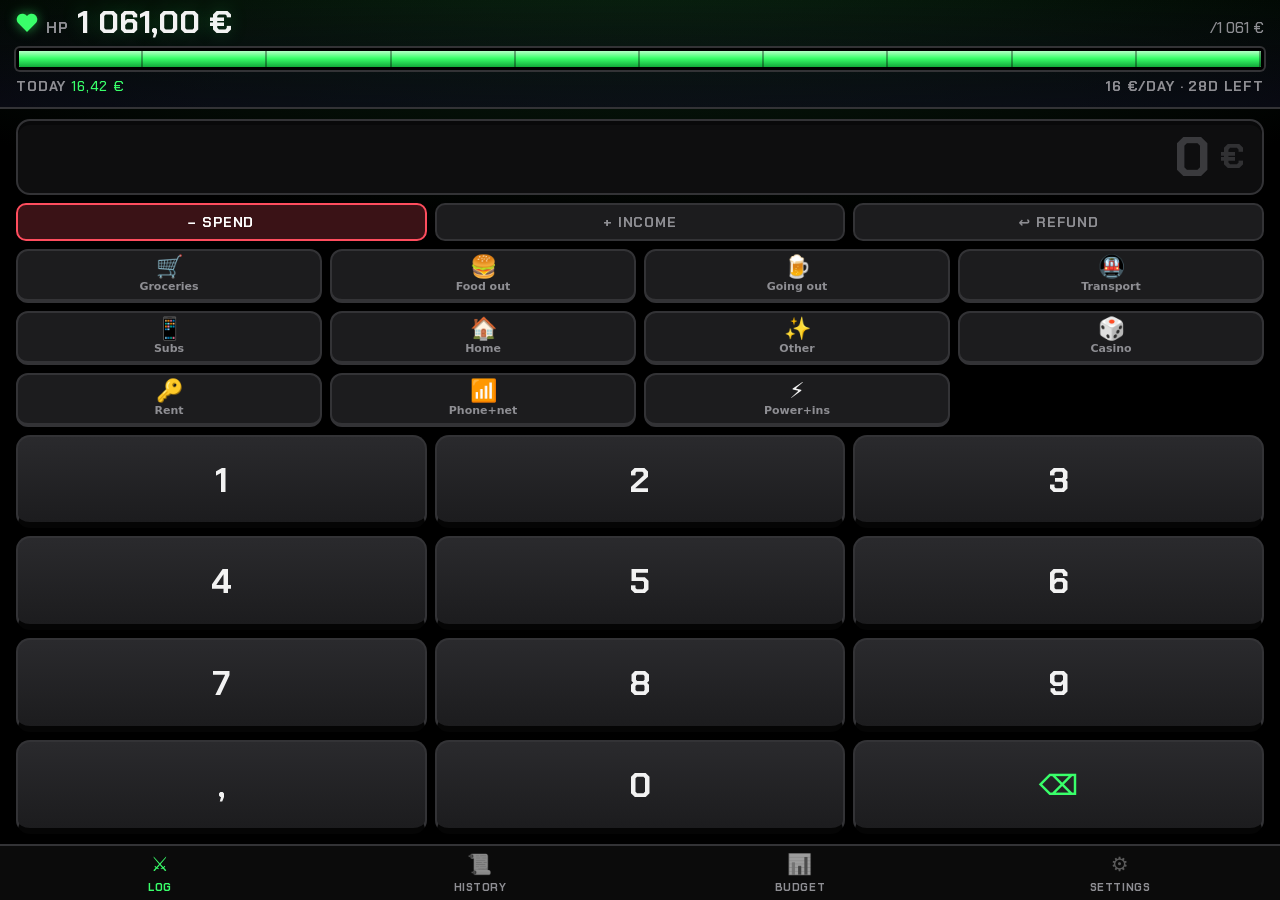
<file: index.html>
<!doctype html>
<html lang="en">
<head>
<meta charset="utf-8">
<meta name="viewport" content="width=device-width, initial-scale=1, maximum-scale=1, viewport-fit=cover, user-scalable=no">
<meta name="theme-color" content="#000000">
<meta name="apple-mobile-web-app-capable" content="yes">
<meta name="mobile-web-app-capable" content="yes">
<meta name="apple-mobile-web-app-status-bar-style" content="black-translucent">
<meta name="apple-mobile-web-app-title" content="HP Budget">
<meta name="format-detection" content="telephone=no">
<link rel="manifest" href="manifest.webmanifest">
<link rel="apple-touch-icon" href="icons/icon-180.png">
<link rel="icon" type="image/png" href="icons/icon-512.png">
<link rel="preload" href="fonts/chakra-petch-700.woff2" as="font" type="font/woff2" crossorigin>
<link rel="stylesheet" href="app.css">
<title>HP Budget</title>
</head>
<body>
<div id="app">
  <header id="hud">
    <div class="hud-top">
      <svg class="heart" id="heart" viewBox="0 0 24 21" aria-hidden="true"><path d="M12 21 1.9 10.9A6.2 6.2 0 0 1 12 3.3a6.2 6.2 0 0 1 10.1 7.6z"/></svg>
      <span class="hp-label">HP</span>
      <span id="hp-value" class="game">0</span>
      <span id="hp-max" class="game"></span>
    </div>
    <div class="hp" id="hp">
      <div class="hp-ghost" id="hp-ghost"></div>
      <div class="hp-fill" id="hp-fill"></div>
      <div class="hp-ticks"></div>
    </div>
    <div class="hud-sub" id="hud-sub"></div>
  </header>

  <main>
    <section class="view active" id="view-log">
      <div id="amount" class="amount empty">
        <span id="amount-sign"></span><span id="amount-num">0</span><span class="cur">€</span>
      </div>
      <div class="modes" id="modes">
        <button data-mode="expense" class="on">− Spend</button>
        <button data-mode="income">+ Income</button>
        <button data-mode="refund">↩ Refund</button>
      </div>
      <div id="cats" class="cats"></div>
      <div id="keypad" class="keypad">
        <div class="key" role="button" data-k="1">1</div><div class="key" role="button" data-k="2">2</div><div class="key" role="button" data-k="3">3</div>
        <div class="key" role="button" data-k="4">4</div><div class="key" role="button" data-k="5">5</div><div class="key" role="button" data-k="6">6</div>
        <div class="key" role="button" data-k="7">7</div><div class="key" role="button" data-k="8">8</div><div class="key" role="button" data-k="9">9</div>
        <div class="key" role="button" data-k=",">,</div><div class="key" role="button" data-k="0">0</div><div class="key back" role="button" data-k="back">⌫</div>
      </div>
    </section>
    <section class="view" id="view-history"></section>
    <section class="view" id="view-budget"></section>
    <section class="view" id="view-settings"></section>
  </main>

  <nav id="tabs">
    <button data-view="log" class="on"><span class="ico">⚔️</span>Log</button>
    <button data-view="history"><span class="ico">📜</span>History</button>
    <button data-view="budget"><span class="ico">📊</span>Budget</button>
    <button data-view="settings"><span class="ico">⚙️</span>Settings<i class="badge" id="backup-badge" hidden></i></button>
  </nav>
</div>

<div id="flash"></div>
<div id="fx"></div>
<div id="toasts"></div>
<div id="sheet" aria-hidden="true">
  <div class="sheet-backdrop" id="sheet-backdrop"></div>
  <div class="sheet-panel" id="sheet-body"></div>
</div>

<script src="app.js"></script>
</body>
</html>
</file>
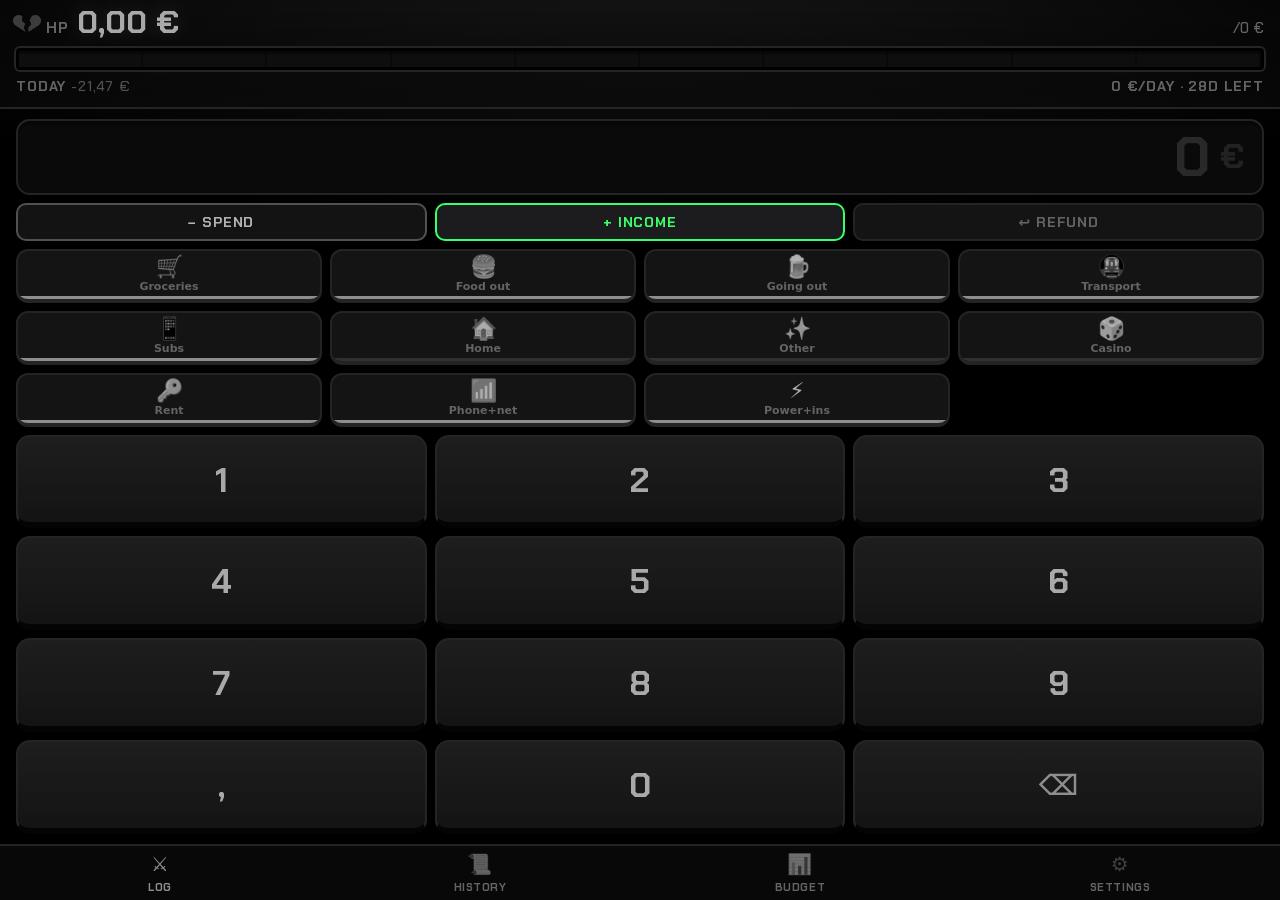
<file: public/index.html>
<!doctype html>
<html lang="en">
<head>
<meta charset="utf-8">
<meta name="viewport" content="width=device-width, initial-scale=1, maximum-scale=1, viewport-fit=cover, user-scalable=no">
<meta name="theme-color" content="#000000">
<meta name="apple-mobile-web-app-capable" content="yes">
<meta name="mobile-web-app-capable" content="yes">
<meta name="apple-mobile-web-app-status-bar-style" content="black-translucent">
<meta name="apple-mobile-web-app-title" content="HP Budget">
<meta name="format-detection" content="telephone=no">
<link rel="manifest" href="manifest.webmanifest">
<link rel="apple-touch-icon" href="icons/icon-180.png">
<link rel="icon" type="image/png" href="icons/icon-512.png">
<link rel="preload" href="fonts/chakra-petch-700.woff2" as="font" type="font/woff2" crossorigin>
<link rel="stylesheet" href="app.css">
<title>HP Budget</title>
</head>
<body>
<div id="app">
  <header id="hud">
    <div class="hud-top">
      <svg class="heart" id="heart" viewBox="0 0 24 21" aria-hidden="true"><path class="whole" d="M12 21 1.9 10.9A6.2 6.2 0 0 1 12 3.3a6.2 6.2 0 0 1 10.1 7.6z"/><path class="half l" d="M12 3.3A6.2 6.2 0 0 0 1.9 10.9L12 21l-1-5 2.5-4-3-4z"/><path class="half r" d="M12 3.3a6.2 6.2 0 0 1 10.1 7.6L12 21l-1-5 2.5-4-3-4z"/></svg>
      <span class="hp-label">HP</span>
      <span id="hp-value" class="game">0</span>
      <span id="hp-max" class="game"></span>
    </div>
    <div class="hp" id="hp">
      <div class="hp-ghost" id="hp-ghost"></div>
      <div class="hp-fill" id="hp-fill"></div>
      <div class="hp-ticks"></div>
    </div>
    <div class="hud-sub" id="hud-sub"></div>
  </header>

  <main>
    <section class="view active" id="view-log">
      <div id="amount" class="amount empty">
        <span id="amount-sign"></span><span id="amount-num">0</span><span class="cur">€</span>
      </div>
      <div class="modes" id="modes">
        <button data-mode="expense" class="on">− Spend</button>
        <button data-mode="income">+ Income</button>
        <button data-mode="refund">↩ Refund</button>
      </div>
      <div id="cats" class="cats"></div>
      <div id="keypad" class="keypad">
        <div class="key" role="button" data-k="1">1</div><div class="key" role="button" data-k="2">2</div><div class="key" role="button" data-k="3">3</div>
        <div class="key" role="button" data-k="4">4</div><div class="key" role="button" data-k="5">5</div><div class="key" role="button" data-k="6">6</div>
        <div class="key" role="button" data-k="7">7</div><div class="key" role="button" data-k="8">8</div><div class="key" role="button" data-k="9">9</div>
        <div class="key" role="button" data-k=",">,</div><div class="key" role="button" data-k="0">0</div><div class="key back" role="button" data-k="back">⌫</div>
      </div>
    </section>
    <section class="view" id="view-history"></section>
    <section class="view" id="view-budget"></section>
    <section class="view" id="view-settings"></section>
  </main>

  <nav id="tabs">
    <button data-view="log" class="on"><span class="ico">⚔️</span>Log</button>
    <button data-view="history"><span class="ico">📜</span>History</button>
    <button data-view="budget"><span class="ico">📊</span>Budget</button>
    <button data-view="settings"><span class="ico">⚙️</span>Settings<i class="badge" id="backup-badge" hidden></i></button>
  </nav>
</div>

<div id="flash"></div>
<div id="fx"></div>
<div id="toasts"></div>
<div id="sheet" aria-hidden="true">
  <div class="sheet-backdrop" id="sheet-backdrop"></div>
  <div class="sheet-panel" id="sheet-body"></div>
</div>

<script src="app.js"></script>
</body>
</html>
</file>
<file: app.css>
@font-face {
  font-family: "Chakra Petch";
  src: url("fonts/chakra-petch-500.woff2") format("woff2");
  font-weight: 500;
  font-display: block;
}
@font-face {
  font-family: "Chakra Petch";
  src: url("fonts/chakra-petch-700.woff2") format("woff2");
  font-weight: 700;
  font-display: block;
}

:root {
  --bg: #000000;
  --bg2: #0b0b0b;
  --panel: #1c1c1e;
  --panel-hi: #2a2a2d;
  --panel-lo: #0e0e0f;
  --line: #333336;
  --text: #f2f2f2;
  --muted: #8e8e93;
  --hp: #39ff6a;
  --hp-mid: #ffd23e;
  --hp-low: #ff4d5e;
  --heal: #9dffb5;
  --gold: #39ff6a;
  --refund: #7dffc4;
  --accent: #39ff6a;
  --game: "Chakra Petch", -apple-system, system-ui, sans-serif;
  --sans: -apple-system, BlinkMacSystemFont, "SF Pro Text", system-ui, sans-serif;
  --safe-t: env(safe-area-inset-top, 0px);
  --safe-b: env(safe-area-inset-bottom, 0px);
}

* { box-sizing: border-box; -webkit-tap-highlight-color: transparent; }

html, body {
  height: 100%;
  margin: 0;
  background: var(--bg);
  color: var(--text);
  font-family: var(--sans);
  overscroll-behavior: none;
  -webkit-user-select: none;
  user-select: none;
  -webkit-text-size-adjust: 100%;
}
body { position: fixed; inset: 0; overflow: hidden; }

button {
  font: inherit;
  color: inherit;
  background: none;
  border: 0;
  padding: 0;
  cursor: pointer;
  touch-action: manipulation;
}
input, select, textarea { font: inherit; -webkit-user-select: text; user-select: text; }

.game { font-family: var(--game); font-weight: 700; font-variant-numeric: tabular-nums; }

#app {
  height: 100%;
  display: flex;
  flex-direction: column;
  padding-top: var(--safe-t);
  background:
    radial-gradient(120% 60% at 50% -10%, #0c2a14 0%, transparent 60%),
    var(--bg);
}

/* ---------- HUD ---------- */
#hud {
  flex: none;
  padding: 6px 16px 10px;
  background: linear-gradient(180deg, rgba(15,16,32,0) 0%, rgba(15,16,32,.6) 100%);
  border-bottom: 2px solid var(--line);
  position: relative;
  z-index: 2;
}
.hud-top {
  display: flex;
  align-items: baseline;
  gap: 8px;
  white-space: nowrap;
}
.heart {
  width: 22px;
  height: 19px;
  fill: var(--hp);
  align-self: center;
  filter: drop-shadow(0 0 6px rgba(57,255,106,.55));
}
.low .heart { animation: beat .7s infinite; fill: var(--hp-low); filter: drop-shadow(0 0 6px rgba(255,77,94,.6)); }
@keyframes beat { 0%,100% { transform: scale(1); } 30% { transform: scale(1.25); } }

.hp-label { font-family: var(--game); font-weight: 700; letter-spacing: .08em; font-size: 15px; color: var(--muted); }
#hp-value {
  font-size: 32px;
  line-height: 1;
  color: var(--text);
  text-shadow: 0 0 18px rgba(57,255,106,.25);
  transition: color .3s;
}
#hp-max { font-size: 15px; font-weight: 500; color: var(--muted); margin-left: auto; }
.over #hp-value { color: var(--hp-low); }

.hp {
  position: relative;
  height: 22px;
  margin-top: 10px;
  border: 3px solid #000;
  border-radius: 4px;
  background: #141414;
  box-shadow: 0 0 0 2px var(--line), inset 0 3px 0 rgba(0,0,0,.4);
  overflow: hidden;
}
.hp-fill, .hp-ghost {
  position: absolute;
  inset: 0 auto 0 0;
  width: 100%;
}
.hp-ghost {
  background: #fff;
  transition: width .7s ease-in .35s;
}
.hp-fill {
  background: linear-gradient(180deg, #b4ffc6 0%, var(--hp) 45%, #12a83a 100%);
  transition: width .15s ease-out, background .3s;
}
.hp.healing .hp-ghost { background: var(--heal); transition: width .15s ease-out; }
.hp.healing .hp-fill { transition: width .8s ease-out .25s, background .3s; }
.mid .hp-fill { background: linear-gradient(180deg, #fff0a0 0%, var(--hp-mid) 45%, #c99800 100%); }
.low .hp-fill {
  background: linear-gradient(180deg, #ffa0a8 0%, var(--hp-low) 45%, #b3001a 100%);
  animation: pulse .8s infinite;
}
@keyframes pulse { 50% { filter: brightness(1.5); } }
.hp-ticks {
  position: absolute;
  inset: 0;
  background: repeating-linear-gradient(90deg, transparent 0 calc(10% - 2px), rgba(0,0,0,.35) calc(10% - 2px) 10%);
  pointer-events: none;
}

.hud-sub {
  margin-top: 7px;
  display: flex;
  justify-content: space-between;
  font-family: var(--game);
  font-weight: 700;
  letter-spacing: .06em;
  font-size: 14px;
  color: var(--muted);
  line-height: 1.4;
}
.hud-sub b { color: var(--gold); font-weight: normal; }
.hud-sub b.neg { color: var(--hp-low); }

/* ---------- views ---------- */
main { flex: 1; min-height: 0; position: relative; }
.view {
  position: absolute;
  inset: 0;
  display: none;
  overflow-y: auto;
  -webkit-overflow-scrolling: touch;
  padding: 12px 16px 24px;
}
.view.active { display: block; }
#view-log.active {
  display: flex;
  flex-direction: column;
  gap: 8px;
  overflow: hidden;
  padding-top: 10px;
  padding-bottom: 10px;
}

/* ---------- amount ---------- */
.amount {
  flex: none;
  height: 76px;
  border-radius: 14px;
  background: var(--panel-lo);
  border: 2px solid var(--line);
  box-shadow: inset 0 4px 0 rgba(0,0,0,.35);
  display: flex;
  align-items: center;
  justify-content: flex-end;
  gap: 10px;
  padding: 0 18px;
  font-family: var(--game);
  font-weight: 700;
  font-variant-numeric: tabular-nums;
  font-size: var(--amt-size, 60px);
  color: var(--hp-low);
  white-space: nowrap;
  overflow: hidden;
}
.amount .cur { font-size: .6em; opacity: .8; }
.amount.empty { color: #3a3a3d; }
.amount.mode-income { color: var(--hp); }
.amount.mode-refund { color: var(--refund); }
.amount.bump { animation: bump .12s; }
@keyframes bump { 50% { transform: scale(1.03); } }
.amount.nope { animation: nope .35s; }
@keyframes nope {
  20% { transform: translateX(-10px); } 40% { transform: translateX(9px); }
  60% { transform: translateX(-6px); } 80% { transform: translateX(4px); }
}

/* ---------- modes ---------- */
.modes {
  flex: none;
  display: grid;
  grid-template-columns: repeat(3, 1fr);
  gap: 8px;
}
.modes button {
  height: 38px;
  border-radius: 10px;
  background: var(--panel);
  border: 2px solid var(--line);
  font-family: var(--game);
  font-weight: 700;
  letter-spacing: .06em;
  text-transform: uppercase;
  font-size: 14px;
  color: var(--muted);
}
.modes button.on[data-mode="expense"] { background: #3a1216; border-color: var(--hp-low); color: #fff; }
.modes button.on[data-mode="income"] { background: #0d3318; border-color: var(--hp); color: #fff; }
.modes button.on[data-mode="refund"] { background: #12302a; border-color: var(--refund); color: #fff; }

/* ---------- categories ---------- */
.cats {
  flex: none;
  display: grid;
  grid-template-columns: repeat(4, 1fr);
  grid-auto-rows: 54px;
  gap: 8px;
  height: calc(54px * 3 + 16px);
}
.cat {
  position: relative;
  border-radius: 12px;
  background: var(--panel);
  border: 2px solid var(--line);
  border-bottom-width: 4px;
  display: flex;
  flex-direction: column;
  align-items: center;
  justify-content: center;
  gap: 2px;
  overflow: hidden;
  transition: transform .06s;
}
.cat:active { transform: translateY(2px); border-bottom-width: 2px; background: var(--panel-hi); }
.cat .emo { font-size: 22px; line-height: 1; }
.cat .nm {
  font-size: 11px;
  font-weight: 700;
  color: var(--muted);
  max-width: 100%;
  padding: 0 4px;
  overflow: hidden;
  text-overflow: ellipsis;
  white-space: nowrap;
}
.cat .use {
  position: absolute;
  left: 0;
  bottom: 0;
  height: 3px;
  background: var(--hp);
}
.cat .use.warn { background: var(--hp-mid); }
.cat .use.over { background: var(--hp-low); }
.cat.pop { animation: pop .35s; }
@keyframes pop { 40% { transform: scale(1.12); box-shadow: 0 0 18px var(--gold); } }

/* ---------- keypad ---------- */
.keypad {
  flex: 1;
  min-height: 0;
  display: grid;
  grid-template-columns: repeat(3, 1fr);
  grid-template-rows: repeat(4, 1fr);
  gap: 8px;
}
.keypad .key {
  position: relative;
  display: flex;
  align-items: center;
  justify-content: center;
  overflow: hidden;
  cursor: pointer;
  touch-action: manipulation;
  border-radius: 14px;
  background: linear-gradient(180deg, var(--panel-hi), var(--panel));
  border: 2px solid var(--line);
  border-bottom: 6px solid #050505;
  font-family: var(--game);
  font-weight: 700;
  font-size: 34px;
  color: var(--text);
  transition: transform .05s;
}
.keypad .key.down {
  transform: translateY(4px);
  border-bottom-width: 2px;
  background: var(--panel-hi);
}
.keypad .back { color: var(--hp); font-family: var(--sans); font-size: 28px; }
/* Invisible iOS switch over each key: tapping it natively gives a light haptic tick. */
.haptic {
  position: absolute;
  inset: 0;
  width: 100%;
  height: 100%;
  margin: 0;
  opacity: 0;
  -webkit-appearance: none;
  appearance: none;
}

/* ---------- tabs ---------- */
#tabs {
  flex: none;
  display: grid;
  grid-template-columns: repeat(4, 1fr);
  border-top: 2px solid var(--line);
  background: var(--bg2);
  padding-bottom: var(--safe-b);
}
#tabs button {
  position: relative;
  height: 54px;
  display: flex;
  flex-direction: column;
  align-items: center;
  justify-content: center;
  gap: 4px;
  font-family: var(--game);
  font-weight: 700;
  letter-spacing: .05em;
  text-transform: uppercase;
  font-size: 11px;
  color: var(--muted);
}
#tabs .ico { font-size: 20px; filter: grayscale(1) opacity(.6); font-family: var(--sans); }
#tabs button.on { color: var(--gold); }
#tabs button.on .ico { filter: none; }
.badge {
  position: absolute;
  top: 8px;
  right: calc(50% - 18px);
  width: 9px;
  height: 9px;
  border-radius: 50%;
  background: var(--hp-low);
}

/* ---------- lists / panels ---------- */
.vh {
  display: flex;
  align-items: center;
  justify-content: space-between;
  margin: 4px 0 12px;
}
.vh h2 { font-family: var(--game); font-weight: 700; letter-spacing: .06em; text-transform: uppercase; font-size: 20px; margin: 0; }
.monthnav { display: flex; align-items: center; gap: 6px; }
.monthnav button {
  width: 40px; height: 40px;
  border-radius: 10px;
  background: var(--panel);
  border: 2px solid var(--line);
  font-size: 18px;
}
.monthnav span { font-family: var(--game); font-weight: 700; font-size: 15px; min-width: 120px; text-align: center; }

.chips {
  display: flex;
  gap: 6px;
  overflow-x: auto;
  margin: 0 -16px 12px;
  padding: 0 16px 4px;
  scrollbar-width: none;
}
.chips::-webkit-scrollbar { display: none; }
.chip {
  flex: none;
  height: 34px;
  padding: 0 12px;
  border-radius: 17px;
  background: var(--panel);
  border: 2px solid var(--line);
  font-size: 13px;
  font-weight: 600;
  color: var(--muted);
  white-space: nowrap;
}
.chip.on { border-color: var(--gold); color: var(--text); }

.day {
  display: flex;
  justify-content: space-between;
  font-family: var(--game);
  font-weight: 700;
  letter-spacing: .06em;
  text-transform: uppercase;
  font-size: 13px;
  color: var(--muted);
  margin: 16px 2px 6px;
}
.row {
  width: 100%;
  display: flex;
  align-items: center;
  gap: 12px;
  padding: 12px;
  margin-bottom: 6px;
  border-radius: 12px;
  background: var(--panel);
  border: 2px solid var(--line);
  text-align: left;
}
.row .emo { font-size: 22px; width: 28px; text-align: center; }
.row .info { flex: 1; min-width: 0; }
.row .t1 { font-weight: 700; font-size: 15px; }
.row .t2 { font-size: 13px; color: var(--muted); overflow: hidden; text-overflow: ellipsis; white-space: nowrap; }
.row .amt { font-family: var(--game); font-weight: 700; font-variant-numeric: tabular-nums; font-size: 17px; white-space: nowrap; }
.amt.expense { color: var(--hp-low); }
.amt.income { color: var(--hp); }
.amt.refund { color: var(--refund); }
.empty-msg { text-align: center; color: var(--muted); margin: 40px 0; line-height: 1.6; }

.card {
  border-radius: 14px;
  background: var(--panel);
  border: 2px solid var(--line);
  padding: 14px;
  margin-bottom: 12px;
}
.kv { display: flex; justify-content: space-between; padding: 6px 0; font-size: 15px; }
.kv span:last-child { font-family: var(--game); font-weight: 700; font-variant-numeric: tabular-nums; font-size: 17px; }
.kv.total { border-top: 2px solid var(--line); margin-top: 6px; padding-top: 10px; font-weight: 700; }

.brow { width: 100%; text-align: left; padding: 12px 0; border-bottom: 1px solid var(--line); }
.brow:last-child { border-bottom: 0; }
.brow .top { display: flex; justify-content: space-between; align-items: baseline; gap: 8px; }
.brow .name { font-weight: 700; font-size: 15px; }
.brow .name small { color: var(--muted); font-weight: 500; font-size: 12px; margin-left: 4px; }
.brow .nums { font-family: var(--game); font-weight: 700; font-variant-numeric: tabular-nums; font-size: 14px; color: var(--muted); white-space: nowrap; }
.bar {
  height: 10px;
  margin-top: 8px;
  border-radius: 3px;
  background: var(--panel-lo);
  border: 2px solid #000;
  overflow: hidden;
}
.bar i { display: block; height: 100%; background: var(--hp); }
.bar i.warn { background: var(--hp-mid); }
.bar i.over { background: var(--hp-low); }

.btn {
  display: block;
  width: 100%;
  height: 50px;
  border-radius: 12px;
  background: var(--panel-hi);
  border: 2px solid var(--line);
  border-bottom-width: 4px;
  font-family: var(--game);
  font-weight: 700;
  letter-spacing: .06em;
  text-transform: uppercase;
  font-size: 16px;
  margin-top: 10px;
}
.btn:active { transform: translateY(2px); border-bottom-width: 2px; }
.btn.primary { background: #0f5a24; border-color: var(--hp); }
.btn.danger { background: #5a1622; border-color: var(--hp-low); }
.btn.ghost { background: transparent; }

.setting { display: flex; align-items: center; justify-content: space-between; gap: 12px; padding: 10px 0; }
.setting label { font-weight: 600; }
.setting small { display: block; color: var(--muted); font-weight: 400; font-size: 12px; margin-top: 2px; }
.note { color: var(--muted); font-size: 13px; line-height: 1.5; }
.note.warn { color: var(--hp-mid); }

.switch {
  width: 54px; height: 32px;
  border-radius: 16px;
  background: var(--panel-lo);
  border: 2px solid var(--line);
  position: relative;
  flex: none;
}
.switch::after {
  content: "";
  position: absolute;
  top: 2px; left: 2px;
  width: 24px; height: 24px;
  border-radius: 50%;
  background: var(--muted);
  transition: transform .15s;
}
.switch.on { background: #0f5a24; border-color: var(--hp); }
.switch.on::after { transform: translateX(22px); background: #fff; }

/* ---------- sheet ---------- */
#sheet { position: fixed; inset: 0; z-index: 30; pointer-events: none; }
.sheet-backdrop { position: absolute; inset: 0; background: rgba(0,0,0,.6); opacity: 0; transition: opacity .2s; }
.sheet-panel {
  position: absolute;
  left: 0; right: 0; bottom: 0;
  max-height: 88%;
  overflow-y: auto;
  background: var(--bg2);
  border-top: 3px solid var(--line);
  border-radius: 20px 20px 0 0;
  padding: 18px 16px calc(18px + var(--safe-b));
  transform: translateY(100%);
  transition: transform .25s cubic-bezier(.2,.9,.3,1.1);
}
#sheet:not(.open) .sheet-panel { visibility: hidden; transition: transform .25s, visibility 0s .25s; }
#sheet.open { pointer-events: auto; }
#sheet.open .sheet-backdrop { opacity: 1; }
#sheet.open .sheet-panel { transform: none; }
.sheet-panel h3 { font-family: var(--game); font-weight: 700; letter-spacing: .06em; text-transform: uppercase; font-size: 18px; margin: 0 0 14px; }
.field { margin-bottom: 12px; }
.field > span { display: block; font-size: 13px; color: var(--muted); margin-bottom: 6px; font-weight: 600; }
.field input, .field select {
  width: 100%;
  height: 48px;
  border-radius: 10px;
  border: 2px solid var(--line);
  background: var(--panel-lo);
  color: var(--text);
  padding: 0 12px;
  font-size: 17px;
  -webkit-appearance: none;
  appearance: none;
}
.field input[type="date"] { display: block; }
.seg { display: grid; grid-template-columns: repeat(3, 1fr); gap: 6px; }
.seg button { height: 42px; border-radius: 10px; background: var(--panel); border: 2px solid var(--line); font-weight: 700; font-size: 14px; color: var(--muted); }
.seg button.on { border-color: var(--gold); color: var(--text); }
.btnrow { display: grid; grid-template-columns: 1fr 1fr; gap: 8px; }

/* ---------- toasts ---------- */
#toasts {
  position: fixed;
  left: 12px; right: 12px;
  top: calc(var(--hud-h, 110px) + 6px);
  z-index: 20;
  display: flex;
  flex-direction: column;
  gap: 8px;
  pointer-events: none;
}
.toast {
  pointer-events: auto;
  display: flex;
  align-items: center;
  gap: 10px;
  padding: 10px 10px 10px 14px;
  border-radius: 12px;
  background: #111112;
  border: 2px solid var(--line);
  box-shadow: 0 8px 24px rgba(0,0,0,.5);
  font-size: 14px;
  font-weight: 600;
  animation: toastIn .2s ease-out;
}
.toast.warn { border-color: var(--hp-mid); }
.toast.bad { border-color: var(--hp-low); }
.toast .msg { flex: 1; min-width: 0; }
.toast button {
  height: 34px;
  padding: 0 12px;
  border-radius: 8px;
  background: var(--panel-hi);
  font-family: var(--game);
  font-weight: 700;
  letter-spacing: .06em;
  font-size: 14px;
}
.toast.out { opacity: 0; transform: translateY(-10px); transition: all .2s; }
@keyframes toastIn { from { opacity: 0; transform: translateY(-16px); } }

/* ---------- effects ---------- */
#flash {
  position: fixed;
  inset: 0;
  pointer-events: none;
  z-index: 10;
  opacity: 0;
}
#flash.hit { animation: flash .35s; background: radial-gradient(circle, transparent 40%, rgba(255,40,60,.55) 100%); }
#flash.heal { animation: flash .6s; background: radial-gradient(circle, transparent 35%, rgba(60,255,140,.45) 100%); }
@keyframes flash { 0% { opacity: 1; } 100% { opacity: 0; } }

#fx { position: fixed; inset: 0; pointer-events: none; z-index: 15; overflow: hidden; }
.dmg {
  position: absolute;
  font-family: var(--game);
  font-weight: 700;
  font-style: italic;
  color: var(--hp-low);
  text-shadow: 0 2px 8px rgba(0,0,0,.9), 0 0 16px currentColor;
  white-space: nowrap;
  transform: translate(-50%, 0);
  animation: dmg 1.1s ease-out forwards;
}
.dmg.heal { color: var(--heal); }
.dmg.refund { color: var(--refund); }
.dmg.crit { color: #fff; }
@keyframes dmg {
  0% { opacity: 0; transform: translate(-50%, 10px) scale(.6); }
  15% { opacity: 1; transform: translate(-50%, -8px) scale(1.25); }
  30% { transform: translate(-50%, -14px) scale(1); }
  100% { opacity: 0; transform: translate(-50%, -80px) scale(1); }
}
.banner {
  position: absolute;
  left: 50%;
  top: 40%;
  font-family: var(--game);
  font-weight: 700;
  font-style: italic;
  letter-spacing: .04em;
  font-size: 44px;
  color: var(--gold);
  text-shadow: 0 0 24px rgba(57,255,106,.6), 0 4px 12px rgba(0,0,0,.9);
  transform: translate(-50%, -50%);
  animation: banner 1s ease-out forwards;
  white-space: nowrap;
}
@keyframes banner {
  0% { opacity: 0; transform: translate(-50%, -50%) scale(3) rotate(-8deg); }
  20% { opacity: 1; transform: translate(-50%, -50%) scale(1) rotate(-4deg); }
  80% { opacity: 1; }
  100% { opacity: 0; transform: translate(-50%, -70%) scale(1) rotate(-4deg); }
}
.coin {
  position: absolute;
  width: 12px; height: 12px;
  border-radius: 50%;
  background: radial-gradient(circle at 35% 35%, #e6ffec, var(--hp) 55%, #0c8a2e);
  box-shadow: 0 0 10px rgba(57,255,106,.8);
  animation: coin .8s cubic-bezier(.2,.7,.4,1) forwards;
}
@keyframes coin {
  0% { transform: translate(0,0) scale(.5); opacity: 1; }
  60% { opacity: 1; }
  100% { transform: translate(var(--dx), var(--dy)) scale(1) rotate(180deg); opacity: 0; }
}
.shake { animation: shake .32s; }
@keyframes shake {
  15% { transform: translate(calc(var(--s) * -1), calc(var(--s) * .5)); }
  30% { transform: translate(var(--s), calc(var(--s) * -.5)); }
  45% { transform: translate(calc(var(--s) * -.7), 0); }
  60% { transform: translate(calc(var(--s) * .5), calc(var(--s) * .3)); }
  80% { transform: translate(calc(var(--s) * -.2), 0); }
}

@media (prefers-reduced-motion: reduce) {
  .shake, .coin, .low .hp-fill, .low .heart { animation: none !important; }
}
</file>
<file: public/app.css>
@font-face {
  font-family: "Chakra Petch";
  src: url("fonts/chakra-petch-500.woff2") format("woff2");
  font-weight: 500;
  font-display: block;
}
@font-face {
  font-family: "Chakra Petch";
  src: url("fonts/chakra-petch-700.woff2") format("woff2");
  font-weight: 700;
  font-display: block;
}

:root {
  --bg: #000000;
  --bg2: #0b0b0b;
  --panel: #1c1c1e;
  --panel-hi: #2a2a2d;
  --panel-lo: #0e0e0f;
  --line: #333336;
  --text: #f2f2f2;
  --muted: #8e8e93;
  --hp: #39ff6a;
  --hp-mid: #ffd23e;
  --hp-low: #ff4d5e;
  --heal: #9dffb5;
  --gold: #39ff6a;
  --refund: #7dffc4;
  --accent: #39ff6a;
  --game: "Chakra Petch", -apple-system, system-ui, sans-serif;
  --sans: -apple-system, BlinkMacSystemFont, "SF Pro Text", system-ui, sans-serif;
  --safe-t: env(safe-area-inset-top, 0px);
  --safe-b: env(safe-area-inset-bottom, 0px);
}

* { box-sizing: border-box; -webkit-tap-highlight-color: transparent; }

html, body {
  height: 100%;
  margin: 0;
  background: var(--bg);
  color: var(--text);
  font-family: var(--sans);
  overscroll-behavior: none;
  -webkit-user-select: none;
  user-select: none;
  -webkit-text-size-adjust: 100%;
}
body { position: fixed; inset: 0; overflow: hidden; }

button {
  font: inherit;
  color: inherit;
  background: none;
  border: 0;
  padding: 0;
  cursor: pointer;
  touch-action: manipulation;
}
input, select, textarea { font: inherit; -webkit-user-select: text; user-select: text; }

.game { font-family: var(--game); font-weight: 700; font-variant-numeric: tabular-nums; }

#app {
  height: 100%;
  display: flex;
  flex-direction: column;
  padding-top: var(--safe-t);
  background:
    radial-gradient(120% 60% at 50% -10%, #0c2a14 0%, transparent 60%),
    var(--bg);
}

/* ---------- HUD ---------- */
#hud {
  flex: none;
  padding: 6px 16px 10px;
  background: linear-gradient(180deg, rgba(15,16,32,0) 0%, rgba(15,16,32,.6) 100%);
  border-bottom: 2px solid var(--line);
  position: relative;
  z-index: 2;
}
.hud-top {
  display: flex;
  align-items: baseline;
  gap: 8px;
  white-space: nowrap;
}
.heart {
  width: 22px;
  height: 19px;
  fill: var(--hp);
  align-self: center;
  filter: drop-shadow(0 0 6px rgba(57,255,106,.55));
}
.low .heart { animation: beat .7s infinite; fill: var(--hp-low); filter: drop-shadow(0 0 6px rgba(255,77,94,.6)); }
@keyframes beat { 0%,100% { transform: scale(1); } 30% { transform: scale(1.25); } }
.heart { overflow: visible; }
.heart .half { display: none; transform-box: view-box; transform-origin: 12px 21px; transition: transform .4s; }

/* KO: no HP to start with and no income logged yet. Everything greys out except + Income. */
.ko #hud, .ko #amount, .ko #cats, .ko #keypad, .ko .modes button:not([data-mode="income"]),
.ko #view-history, .ko #view-budget, .ko #view-settings, .ko #tabs { filter: grayscale(1) brightness(.7); }
#app.ko { background: radial-gradient(120% 60% at 50% -10%, #1a1a1a 0%, transparent 60%), var(--bg); }
.ko .modes button[data-mode="income"]:not(.on) { border-color: var(--hp); color: var(--hp); }
.ko .heart { animation: none; filter: none; fill: #555; }
.ko .heart .whole { display: none; }
.ko .heart .half { display: inline; }
.ko .heart .l { transform: translateX(-1.5px) rotate(-12deg); }
.ko .heart .r { transform: translateX(1.5px) rotate(12deg); }

.hp-label { font-family: var(--game); font-weight: 700; letter-spacing: .08em; font-size: 15px; color: var(--muted); }
#hp-value {
  font-size: 32px;
  line-height: 1;
  color: var(--text);
  text-shadow: 0 0 18px rgba(57,255,106,.25);
  transition: color .3s;
}
#hp-max { font-size: 15px; font-weight: 500; color: var(--muted); margin-left: auto; }
.over #hp-value { color: var(--hp-low); }

.hp {
  position: relative;
  height: 22px;
  margin-top: 10px;
  border: 3px solid #000;
  border-radius: 4px;
  background: #141414;
  box-shadow: 0 0 0 2px var(--line), inset 0 3px 0 rgba(0,0,0,.4);
  overflow: hidden;
}
.hp-fill, .hp-ghost {
  position: absolute;
  inset: 0 auto 0 0;
  width: 100%;
}
.hp-ghost {
  background: #fff;
  transition: width .7s ease-in .35s;
}
.hp-fill {
  background: linear-gradient(180deg, #b4ffc6 0%, var(--hp) 45%, #12a83a 100%);
  transition: width .15s ease-out, background .3s;
}
.hp.healing .hp-ghost { background: var(--heal); transition: width .15s ease-out; }
.hp.healing .hp-fill { transition: width .8s ease-out .25s, background .3s; }
.mid .hp-fill { background: linear-gradient(180deg, #fff0a0 0%, var(--hp-mid) 45%, #c99800 100%); }
.low .hp-fill {
  background: linear-gradient(180deg, #ffa0a8 0%, var(--hp-low) 45%, #b3001a 100%);
  animation: pulse .8s infinite;
}
@keyframes pulse { 50% { filter: brightness(1.5); } }
.hp-ticks {
  position: absolute;
  inset: 0;
  background: repeating-linear-gradient(90deg, transparent 0 calc(10% - 2px), rgba(0,0,0,.35) calc(10% - 2px) 10%);
  pointer-events: none;
}

.hud-sub {
  margin-top: 7px;
  display: flex;
  justify-content: space-between;
  font-family: var(--game);
  font-weight: 700;
  letter-spacing: .06em;
  font-size: 14px;
  color: var(--muted);
  line-height: 1.4;
}
.hud-sub b { color: var(--gold); font-weight: normal; }
.hud-sub b.neg { color: var(--hp-low); }

/* ---------- views ---------- */
main { flex: 1; min-height: 0; position: relative; }
.view {
  position: absolute;
  inset: 0;
  display: none;
  overflow-y: auto;
  -webkit-overflow-scrolling: touch;
  padding: 12px 16px 24px;
}
.view.active { display: block; }
#view-log.active {
  display: flex;
  flex-direction: column;
  gap: 8px;
  overflow: hidden;
  padding-top: 10px;
  padding-bottom: 10px;
}

/* ---------- amount ---------- */
.amount {
  flex: none;
  height: 76px;
  border-radius: 14px;
  background: var(--panel-lo);
  border: 2px solid var(--line);
  box-shadow: inset 0 4px 0 rgba(0,0,0,.35);
  display: flex;
  align-items: center;
  justify-content: flex-end;
  gap: 10px;
  padding: 0 18px;
  font-family: var(--game);
  font-weight: 700;
  font-variant-numeric: tabular-nums;
  font-size: var(--amt-size, 60px);
  color: var(--hp-low);
  white-space: nowrap;
  overflow: hidden;
}
.amount .cur { font-size: .6em; opacity: .8; }
.amount.empty { color: #3a3a3d; }
.amount.mode-income { color: var(--hp); }
.amount.mode-refund { color: var(--refund); }
.amount.bump { animation: bump .12s; }
@keyframes bump { 50% { transform: scale(1.03); } }
.amount.nope { animation: nope .35s; }
@keyframes nope {
  20% { transform: translateX(-10px); } 40% { transform: translateX(9px); }
  60% { transform: translateX(-6px); } 80% { transform: translateX(4px); }
}

/* ---------- modes ---------- */
.modes {
  flex: none;
  display: grid;
  grid-template-columns: repeat(3, 1fr);
  gap: 8px;
}
.modes button {
  height: 38px;
  border-radius: 10px;
  background: var(--panel);
  border: 2px solid var(--line);
  font-family: var(--game);
  font-weight: 700;
  letter-spacing: .06em;
  text-transform: uppercase;
  font-size: 14px;
  color: var(--muted);
}
.modes button.on[data-mode="expense"] { background: #3a1216; border-color: var(--hp-low); color: #fff; }
.modes button.on[data-mode="income"] { background: #0d3318; border-color: var(--hp); color: #fff; }
.modes button.on[data-mode="refund"] { background: #12302a; border-color: var(--refund); color: #fff; }

/* ---------- categories ---------- */
.cats {
  flex: none;
  display: grid;
  grid-template-columns: repeat(4, 1fr);
  grid-auto-rows: 54px;
  gap: 8px;
  height: calc(54px * 3 + 16px);
}
.cat {
  position: relative;
  border-radius: 12px;
  background: var(--panel);
  border: 2px solid var(--line);
  border-bottom-width: 4px;
  display: flex;
  flex-direction: column;
  align-items: center;
  justify-content: center;
  gap: 2px;
  overflow: hidden;
  transition: transform .06s;
}
.cat:active { transform: translateY(2px); border-bottom-width: 2px; background: var(--panel-hi); }
.cat .emo { font-size: 22px; line-height: 1; }
.cat .nm {
  font-size: 11px;
  font-weight: 700;
  color: var(--muted);
  max-width: 100%;
  padding: 0 4px;
  overflow: hidden;
  text-overflow: ellipsis;
  white-space: nowrap;
}
.cat .use {
  position: absolute;
  left: 0;
  bottom: 0;
  height: 3px;
  background: var(--hp);
}
.cat .use.warn { background: var(--hp-mid); }
.cat .use.over { background: var(--hp-low); }
.cat .use.none { width: 100%; background: #444; }
.cat.pop { animation: pop .35s; }
@keyframes pop { 40% { transform: scale(1.12); box-shadow: 0 0 18px var(--gold); } }

/* ---------- keypad ---------- */
.keypad {
  flex: 1;
  min-height: 0;
  display: grid;
  grid-template-columns: repeat(3, 1fr);
  grid-template-rows: repeat(4, 1fr);
  gap: 8px;
}
.keypad .key {
  position: relative;
  display: flex;
  align-items: center;
  justify-content: center;
  overflow: hidden;
  cursor: pointer;
  touch-action: manipulation;
  border-radius: 14px;
  background: linear-gradient(180deg, var(--panel-hi), var(--panel));
  border: 2px solid var(--line);
  border-bottom: 6px solid #050505;
  font-family: var(--game);
  font-weight: 700;
  font-size: 34px;
  color: var(--text);
  transition: transform .05s;
}
.keypad .key.down {
  transform: translateY(4px);
  border-bottom-width: 2px;
  background: var(--panel-hi);
}
.keypad .back { color: var(--hp); font-family: var(--sans); font-size: 28px; }
/* Invisible iOS switch over each key: tapping it natively gives a light haptic tick. */
.haptic {
  position: absolute;
  inset: 0;
  width: 100%;
  height: 100%;
  margin: 0;
  opacity: 0;
  -webkit-appearance: none;
  appearance: none;
}

/* ---------- tabs ---------- */
#tabs {
  flex: none;
  display: grid;
  grid-template-columns: repeat(4, 1fr);
  border-top: 2px solid var(--line);
  background: var(--bg2);
  padding-bottom: var(--safe-b);
}
#tabs button {
  position: relative;
  height: 54px;
  display: flex;
  flex-direction: column;
  align-items: center;
  justify-content: center;
  gap: 4px;
  font-family: var(--game);
  font-weight: 700;
  letter-spacing: .05em;
  text-transform: uppercase;
  font-size: 11px;
  color: var(--muted);
}
#tabs .ico { font-size: 20px; filter: grayscale(1) opacity(.6); font-family: var(--sans); }
#tabs button.on { color: var(--gold); }
#tabs button.on .ico { filter: none; }
.badge {
  position: absolute;
  top: 8px;
  right: calc(50% - 18px);
  width: 9px;
  height: 9px;
  border-radius: 50%;
  background: var(--hp-low);
}

/* ---------- lists / panels ---------- */
.vh {
  display: flex;
  align-items: center;
  justify-content: space-between;
  margin: 4px 0 12px;
}
.vh h2 { font-family: var(--game); font-weight: 700; letter-spacing: .06em; text-transform: uppercase; font-size: 20px; margin: 0; }
.monthnav { display: flex; align-items: center; gap: 6px; }
.monthnav button {
  width: 40px; height: 40px;
  border-radius: 10px;
  background: var(--panel);
  border: 2px solid var(--line);
  font-size: 18px;
}
.monthnav span { font-family: var(--game); font-weight: 700; font-size: 15px; min-width: 120px; text-align: center; }

.chips {
  display: flex;
  gap: 6px;
  overflow-x: auto;
  margin: 0 -16px 12px;
  padding: 0 16px 4px;
  scrollbar-width: none;
}
.chips::-webkit-scrollbar { display: none; }
.chip {
  flex: none;
  height: 34px;
  padding: 0 12px;
  border-radius: 17px;
  background: var(--panel);
  border: 2px solid var(--line);
  font-size: 13px;
  font-weight: 600;
  color: var(--muted);
  white-space: nowrap;
}
.chip.on { border-color: var(--gold); color: var(--text); }

.day {
  display: flex;
  justify-content: space-between;
  font-family: var(--game);
  font-weight: 700;
  letter-spacing: .06em;
  text-transform: uppercase;
  font-size: 13px;
  color: var(--muted);
  margin: 16px 2px 6px;
}
.row {
  width: 100%;
  display: flex;
  align-items: center;
  gap: 12px;
  padding: 12px;
  margin-bottom: 6px;
  border-radius: 12px;
  background: var(--panel);
  border: 2px solid var(--line);
  text-align: left;
}
.row .emo { font-size: 22px; width: 28px; text-align: center; }
.row .info { flex: 1; min-width: 0; }
.row .t1 { font-weight: 700; font-size: 15px; }
.row .t2 { font-size: 13px; color: var(--muted); overflow: hidden; text-overflow: ellipsis; white-space: nowrap; }
.row .amt { font-family: var(--game); font-weight: 700; font-variant-numeric: tabular-nums; font-size: 17px; white-space: nowrap; }
.amt.expense { color: var(--hp-low); }
.amt.income { color: var(--hp); }
.amt.refund { color: var(--refund); }
.empty-msg { text-align: center; color: var(--muted); margin: 40px 0; line-height: 1.6; }

.card {
  border-radius: 14px;
  background: var(--panel);
  border: 2px solid var(--line);
  padding: 14px;
  margin-bottom: 12px;
}
.kv { display: flex; justify-content: space-between; padding: 6px 0; font-size: 15px; }
.kv span:last-child { font-family: var(--game); font-weight: 700; font-variant-numeric: tabular-nums; font-size: 17px; }
.kv.total { border-top: 2px solid var(--line); margin-top: 6px; padding-top: 10px; font-weight: 700; }

.brow { width: 100%; text-align: left; padding: 12px 0; border-bottom: 1px solid var(--line); }
.brow:last-child { border-bottom: 0; }
.brow .top { display: flex; justify-content: space-between; align-items: baseline; gap: 8px; }
.brow .name { font-weight: 700; font-size: 15px; }
.brow .name small { color: var(--muted); font-weight: 500; font-size: 12px; margin-left: 4px; }
.brow .nums { font-family: var(--game); font-weight: 700; font-variant-numeric: tabular-nums; font-size: 14px; color: var(--muted); white-space: nowrap; }
.bar {
  height: 10px;
  margin-top: 8px;
  border-radius: 3px;
  background: var(--panel-lo);
  border: 2px solid #000;
  overflow: hidden;
}
.bar i { display: block; height: 100%; background: var(--hp); }
.bar i.warn { background: var(--hp-mid); }
.bar i.over { background: var(--hp-low); }

.btn {
  display: block;
  width: 100%;
  height: 50px;
  border-radius: 12px;
  background: var(--panel-hi);
  border: 2px solid var(--line);
  border-bottom-width: 4px;
  font-family: var(--game);
  font-weight: 700;
  letter-spacing: .06em;
  text-transform: uppercase;
  font-size: 16px;
  margin-top: 10px;
}
.btn:active { transform: translateY(2px); border-bottom-width: 2px; }
.btn.primary { background: #0f5a24; border-color: var(--hp); }
.btn.danger { background: #5a1622; border-color: var(--hp-low); }
.btn.ghost { background: transparent; }

.setting { display: flex; align-items: center; justify-content: space-between; gap: 12px; padding: 10px 0; }
.setting label { font-weight: 600; }
.setting small { display: block; color: var(--muted); font-weight: 400; font-size: 12px; margin-top: 2px; }
.note { color: var(--muted); font-size: 13px; line-height: 1.5; }
.note.warn { color: var(--hp-mid); }

.switch {
  width: 54px; height: 32px;
  border-radius: 16px;
  background: var(--panel-lo);
  border: 2px solid var(--line);
  position: relative;
  flex: none;
}
.switch::after {
  content: "";
  position: absolute;
  top: 2px; left: 2px;
  width: 24px; height: 24px;
  border-radius: 50%;
  background: var(--muted);
  transition: transform .15s;
}
.switch.on { background: #0f5a24; border-color: var(--hp); }
.switch.on::after { transform: translateX(22px); background: #fff; }

/* ---------- sheet ---------- */
#sheet { position: fixed; inset: 0; z-index: 30; pointer-events: none; }
.sheet-backdrop { position: absolute; inset: 0; background: rgba(0,0,0,.6); opacity: 0; transition: opacity .2s; }
.sheet-panel {
  position: absolute;
  left: 0; right: 0; bottom: 0;
  max-height: 88%;
  overflow-y: auto;
  background: var(--bg2);
  border-top: 3px solid var(--line);
  border-radius: 20px 20px 0 0;
  padding: 18px 16px calc(18px + var(--safe-b));
  transform: translateY(100%);
  transition: transform .25s cubic-bezier(.2,.9,.3,1.1);
}
#sheet:not(.open) .sheet-panel { visibility: hidden; transition: transform .25s, visibility 0s .25s; }
#sheet.open { pointer-events: auto; }
#sheet.open .sheet-backdrop { opacity: 1; }
#sheet.open .sheet-panel { transform: none; }
.sheet-panel h3 { font-family: var(--game); font-weight: 700; letter-spacing: .06em; text-transform: uppercase; font-size: 18px; margin: 0 0 14px; }
.field { margin-bottom: 12px; }
.field > span { display: block; font-size: 13px; color: var(--muted); margin-bottom: 6px; font-weight: 600; }
.field input, .field select {
  width: 100%;
  height: 48px;
  border-radius: 10px;
  border: 2px solid var(--line);
  background: var(--panel-lo);
  color: var(--text);
  padding: 0 12px;
  font-size: 17px;
  -webkit-appearance: none;
  appearance: none;
}
.field input[type="date"] { display: block; }
.seg { display: grid; grid-template-columns: repeat(3, 1fr); gap: 6px; }
.seg button { height: 42px; border-radius: 10px; background: var(--panel); border: 2px solid var(--line); font-weight: 700; font-size: 14px; color: var(--muted); }
.seg button.on { border-color: var(--gold); color: var(--text); }
.btnrow { display: grid; grid-template-columns: 1fr 1fr; gap: 8px; }

/* ---------- toasts ---------- */
#toasts {
  position: fixed;
  left: 12px; right: 12px;
  top: calc(var(--hud-h, 110px) + 6px);
  z-index: 20;
  display: flex;
  flex-direction: column;
  gap: 8px;
  pointer-events: none;
}
.toast {
  pointer-events: auto;
  display: flex;
  align-items: center;
  gap: 10px;
  padding: 10px 10px 10px 14px;
  border-radius: 12px;
  background: #111112;
  border: 2px solid var(--line);
  box-shadow: 0 8px 24px rgba(0,0,0,.5);
  font-size: 14px;
  font-weight: 600;
  animation: toastIn .2s ease-out;
}
.toast.warn { border-color: var(--hp-mid); }
.toast.bad { border-color: var(--hp-low); }
.toast .msg { flex: 1; min-width: 0; }
.toast button {
  height: 34px;
  padding: 0 12px;
  border-radius: 8px;
  background: var(--panel-hi);
  font-family: var(--game);
  font-weight: 700;
  letter-spacing: .06em;
  font-size: 14px;
}
.toast.out { opacity: 0; transform: translateY(-10px); transition: all .2s; }
@keyframes toastIn { from { opacity: 0; transform: translateY(-16px); } }

/* ---------- effects ---------- */
#flash {
  position: fixed;
  inset: 0;
  pointer-events: none;
  z-index: 10;
  opacity: 0;
}
#flash.hit { animation: flash .35s; background: radial-gradient(circle, transparent 40%, rgba(255,40,60,.55) 100%); }
#flash.heal { animation: flash .6s; background: radial-gradient(circle, transparent 35%, rgba(60,255,140,.45) 100%); }
@keyframes flash { 0% { opacity: 1; } 100% { opacity: 0; } }

#fx { position: fixed; inset: 0; pointer-events: none; z-index: 15; overflow: hidden; }
.dmg {
  position: absolute;
  font-family: var(--game);
  font-weight: 700;
  font-style: italic;
  color: var(--hp-low);
  text-shadow: 0 2px 8px rgba(0,0,0,.9), 0 0 16px currentColor;
  white-space: nowrap;
  transform: translate(-50%, 0);
  animation: dmg 1.1s ease-out forwards;
}
.dmg.heal { color: var(--heal); }
.dmg.refund { color: var(--refund); }
.dmg.crit { color: #fff; }
@keyframes dmg {
  0% { opacity: 0; transform: translate(-50%, 10px) scale(.6); }
  15% { opacity: 1; transform: translate(-50%, -8px) scale(1.25); }
  30% { transform: translate(-50%, -14px) scale(1); }
  100% { opacity: 0; transform: translate(-50%, -80px) scale(1); }
}
.banner {
  position: absolute;
  left: 50%;
  top: 40%;
  font-family: var(--game);
  font-weight: 700;
  font-style: italic;
  letter-spacing: .04em;
  font-size: 44px;
  color: var(--gold);
  text-shadow: 0 0 24px rgba(57,255,106,.6), 0 4px 12px rgba(0,0,0,.9);
  transform: translate(-50%, -50%);
  animation: banner 1s ease-out forwards;
  white-space: nowrap;
}
@keyframes banner {
  0% { opacity: 0; transform: translate(-50%, -50%) scale(3) rotate(-8deg); }
  20% { opacity: 1; transform: translate(-50%, -50%) scale(1) rotate(-4deg); }
  80% { opacity: 1; }
  100% { opacity: 0; transform: translate(-50%, -70%) scale(1) rotate(-4deg); }
}
.coin {
  position: absolute;
  width: 12px; height: 12px;
  border-radius: 50%;
  background: radial-gradient(circle at 35% 35%, #e6ffec, var(--hp) 55%, #0c8a2e);
  box-shadow: 0 0 10px rgba(57,255,106,.8);
  animation: coin .8s cubic-bezier(.2,.7,.4,1) forwards;
}
@keyframes coin {
  0% { transform: translate(0,0) scale(.5); opacity: 1; }
  60% { opacity: 1; }
  100% { transform: translate(var(--dx), var(--dy)) scale(1) rotate(180deg); opacity: 0; }
}
.shake { animation: shake .32s; }
@keyframes shake {
  15% { transform: translate(calc(var(--s) * -1), calc(var(--s) * .5)); }
  30% { transform: translate(var(--s), calc(var(--s) * -.5)); }
  45% { transform: translate(calc(var(--s) * -.7), 0); }
  60% { transform: translate(calc(var(--s) * .5), calc(var(--s) * .3)); }
  80% { transform: translate(calc(var(--s) * -.2), 0); }
}

@media (prefers-reduced-motion: reduce) {
  .shake, .coin, .low .hp-fill, .low .heart { animation: none !important; }
}
</file>
